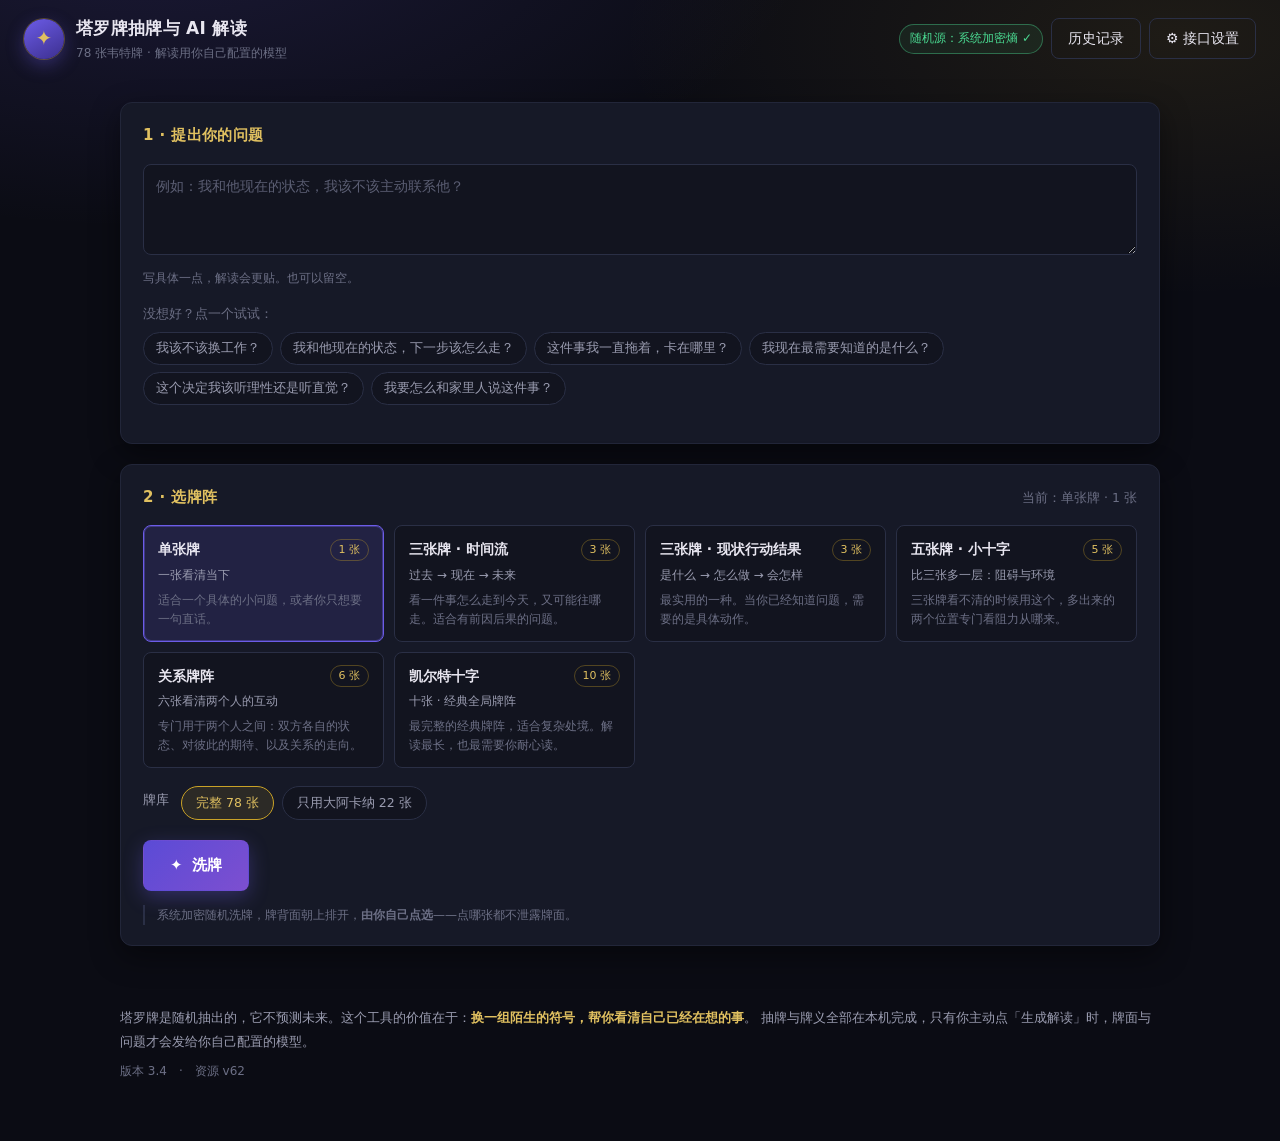
<file: index.html>
<!DOCTYPE html>
<html lang="zh-CN">
<head>
<meta charset="UTF-8">
<meta name="viewport" content="width=device-width, initial-scale=1">
<title>塔罗牌抽牌与 AI 解读</title>
<!--
  资源和脚本都带 ?v= 版本号。

  这是为了 file:// 场景：浏览器对本地文件也会缓存，改了 styles.css 之后
  直接刷新可能拿到的还是旧样式，表现为「明明改了却没生效」，很容易误判成
  代码没写对。改完样式或脚本后，把下面所有版本号 +1 就能确保重新加载。
-->
<link rel="stylesheet" href="styles.css?v=62">
</head>
<body>

<header class="topbar">
  <div class="brand">
    <span class="brand-mark">✦</span>
    <div class="brand-text">
      <h1>塔罗牌抽牌与 AI 解读</h1>
      <p>78 张韦特牌 · 解读用你自己配置的模型</p>
    </div>
  </div>
  <div class="topbar-actions">
    <span class="rng-badge" id="rngBadge" title="随机源状态">检查随机源…</span>
    <button type="button" class="btn btn-ghost" id="btnHistory">历史记录</button>
    <button type="button" class="btn btn-ghost" id="btnSettings">⚙ 接口设置</button>
  </div>
</header>

<main class="layout">

  <!-- ============ 提问与抽牌 ============ -->
  <section class="panel panel-ask" id="panelAsk">
    <div class="panel-head">
      <h2>1 · 提出你的问题</h2>
    </div>

    <label class="field">
      <!--
        这里原来还有一行「你想问什么？」。标题已经写了「提出你的问题」，
        再问一遍只是同一句话出现两次，删掉之后输入框和标题贴得更近。
      -->
      <textarea id="question" rows="3"
        placeholder="例如：我和他现在的状态，我该不该主动联系他？"></textarea>
      <span class="field-hint">写具体一点，解读会更贴。也可以留空。</span>
    </label>

    <p class="question-quality" id="questionQuality" hidden></p>

    <div class="examples">
      <span class="examples-label">没想好？点一个试试：</span>
      <div class="example-list" id="exampleList"></div>
    </div>
  </section>

  <!-- ============ 牌阵选择 ============ -->
  <section class="panel panel-spread">
    <div class="panel-head">
      <h2>2 · 选牌阵</h2>
      <span class="panel-sub" id="spreadCount"></span>
    </div>
    <!--
      这里原来有一行 #spreadNote：「这套牌阵要抽 N 张。先挑的牌落在第 1 个
      位置，所以挑之前先看清每个位置在问什么。」——上面 #spreadCount 已经
      写了「当前：单张牌 · 1 张」，牌阵卡片上也各自标了张数，同一件事说了
      三遍。删掉。
    -->
    <div class="spread-list" id="spreadList"></div>

    <div class="deck-row">
      <span class="field-label">牌库</span>
      <div class="deck-options" id="deckOptions"></div>
    </div>

    <div class="draw-row">
      <button type="button" class="btn btn-primary btn-draw" id="btnDraw">
        <span class="draw-icon">✦</span>
        <span class="draw-label" id="btnDrawText">洗牌</span>
      </button>
    </div>
    <p class="draw-note">
      系统加密随机洗牌，牌背面朝上排开，<strong>由你自己点选</strong>——点哪张都不泄露牌面。
    </p>
  </section>

  <!-- ============ 自己挑牌 ============ -->
  <section class="panel panel-fan" id="panelFan" hidden>
    <div class="panel-head">
      <h2>3 · 自己挑牌</h2>
      <span class="panel-sub" id="fanSub"></span>
    </div>

    <p class="fan-prompt" id="fanPrompt"></p>
    <div class="fan-picked" id="fanPicked"></div>

    <div class="fan-wrap">
      <div class="fan-surface" id="fanSurface"></div>
    </div>

    <div class="fan-actions">
      <button type="button" class="btn btn-primary" id="btnFanDone" hidden>挑够了，收起来</button>
      <span class="field-hint">已经挑走的会从牌区里消失。</span>
    </div>
  </section>

  <!-- ============ 牌桌 ============ -->
  <section class="panel panel-table" id="panelTable" hidden>
    <div class="panel-head">
      <h2>4 · 你抽到的牌</h2>
      <span class="panel-sub" id="tableSub"></span>
    </div>
    <div class="table-wrap">
      <div class="table-surface" id="tableSurface"></div>
    </div>
    <p class="table-foot" id="tableFoot"></p>

    <div class="bonus-row">
      <div class="bonus-controls">
        <span class="field-label">看完之后想再补几张？</span>
        <div class="stepper">
          <button type="button" class="step-btn" id="btnBonusMinus" aria-label="减少">−</button>
          <span class="step-value" id="bonusCount">1</span>
          <button type="button" class="step-btn" id="btnBonusPlus" aria-label="增加">+</button>
          <span class="step-unit">张</span>
        </div>
        <button type="button" class="btn btn-primary" id="btnDrawBonus">系统替我抽</button>
        <button type="button" class="btn btn-ghost" id="btnBonusPick">自己挑</button>
      </div>
      <p class="bonus-note" id="bonusNote">
        从同一副已洗好的牌里继续抽，不放回——不会和桌上已有的牌重复。
      </p>
    </div>
  </section>

  <!-- ============ AI 解读 ============ -->
  <section class="panel panel-reading" id="panelReading" hidden>
    <div class="panel-head">
      <h2>5 · AI 解读</h2>
      <span class="panel-sub" id="readingSub"></span>
    </div>
    <div id="readingBody"></div>
  </section>

</main>

<footer class="foot">
  <p>
    塔罗牌是随机抽出的，它不预测未来。这个工具的价值在于：<strong>换一组陌生的符号，帮你看清自己已经在想的事</strong>。
    抽牌与牌义全部在本机完成，只有你主动点「生成解读」时，牌面与问题才会发给你自己配置的模型。
  </p>
  <!--
    版本号放在这里，是为了能一眼确认「浏览器加载的到底是哪一版」。
    加它的原因很实际：改完代码后手机/浏览器常常还在跑缓存里的旧 JS，
    于是一个早就修好的 bug 看起来还在，白查半天。
    报问题时把这一行一起截上，就能立刻排除「没更新」这个可能。
  -->
  <p class="foot-dim foot-build">
    <span id="buildStamp">版本读取中…</span>
  </p>
</footer>

<!-- ============ 接口设置弹窗 ============ -->
<div class="modal" id="settingsModal" hidden>
  <div class="modal-backdrop" data-close="settings"></div>
  <div class="modal-box">
    <div class="modal-head">
      <h3>接口设置</h3>
      <button type="button" class="btn-close" data-close="settings" aria-label="关闭">×</button>
    </div>
    <div class="modal-body">
      <label class="field">
        <span class="field-label">服务预设</span>
        <select id="providerSelect"></select>
        <span class="field-hint" id="providerNote"></span>
      </label>

      <label class="field">
        <span class="field-label">接口地址（Base URL）</span>
        <input type="text" id="baseUrl" placeholder="https://api.deepseek.com/v1" spellcheck="false">
      </label>

      <label class="field">
        <span class="field-label">模型名</span>
        <input type="text" id="model" placeholder="deepseek-chat" spellcheck="false">
      </label>

      <label class="field">
        <span class="field-label">API Key</span>
        <input type="password" id="apiKey" placeholder="sk-..." spellcheck="false" autocomplete="off">
        <span class="field-hint">只存在你浏览器的 localStorage 里，不会上传到任何地方。本机 Ollama 可以留空。</span>
      </label>

      <label class="field">
        <span class="field-label">温度（0 - 1.5）</span>
        <input type="number" id="temperature" min="0" max="1.5" step="0.1" value="0.8">
        <span class="field-hint">越高解读越有联想力，越低越稳定。默认 0.8。</span>
      </label>

      <div class="field">
        <span class="field-label">按钮震动</span>
        <label class="check-row" for="hapticToggle">
          <input type="checkbox" id="hapticToggle" checked>
          <span>抽牌、挑牌时震一下</span>
        </label>
        <span class="field-hint">只在手机上生效。桌面浏览器没有震动马达，勾了也不会响。</span>
      </div>

      <div class="test-row">
        <button type="button" class="btn btn-ghost" id="btnTest">测试连通性</button>
        <span class="test-result" id="testResult"></span>
      </div>
    </div>
    <div class="modal-foot">
      <button type="button" class="btn btn-ghost" data-close="settings">取消</button>
      <button type="button" class="btn btn-primary" id="btnSaveSettings">保存</button>
    </div>
  </div>
</div>

<!-- ============ 历史记录弹窗 ============ -->
<div class="modal" id="historyModal" hidden>
  <div class="modal-backdrop" data-close="history"></div>
  <div class="modal-box modal-wide">
    <div class="modal-head">
      <h3>历史记录</h3>
      <button type="button" class="btn-close" data-close="history" aria-label="关闭">×</button>
    </div>
    <div class="modal-body">
      <p class="field-hint">
        只存在这台设备的浏览器里，不会上传。生成过解读的记录会连解读一起存下来，
        标着「含解读」，点「重新载入」就能翻回去。
      </p>
      <div id="historyList"></div>
    </div>
    <div class="modal-foot">
      <button type="button" class="btn btn-danger-ghost" id="btnClearHistory">清空全部</button>
      <button type="button" class="btn btn-ghost" data-close="history">关闭</button>
    </div>
  </div>
</div>

<!-- ============ 单张牌详情弹窗 ============ -->
<div class="modal" id="cardModal" hidden>
  <div class="modal-backdrop" data-close="card"></div>
  <div class="modal-box modal-narrow">
    <div class="modal-head">
      <h3 id="cardModalTitle">牌义</h3>
      <button type="button" class="btn-close" data-close="card" aria-label="关闭">×</button>
    </div>
    <div class="modal-body" id="cardModalBody"></div>
    <div class="modal-foot">
      <button type="button" class="btn btn-ghost" id="btnFlipCard">翻转正逆位</button>
      <button type="button" class="btn btn-primary" data-close="card">知道了</button>
    </div>
  </div>
</div>

<div class="toast" id="toast" hidden></div>

<script src="js/random.js?v=62"></script>
<script src="js/cards-major.js?v=62"></script>
<script src="js/cards-minor.js?v=62"></script>
<script src="js/cards.js?v=62"></script>
<script src="js/spreads.js?v=62"></script>
<script src="js/engine.js?v=62"></script>
<script src="js/llm.js?v=62"></script>
<script src="js/render.js?v=62"></script>
<script src="js/app.js?v=62"></script>
</body>
</html>
</file>
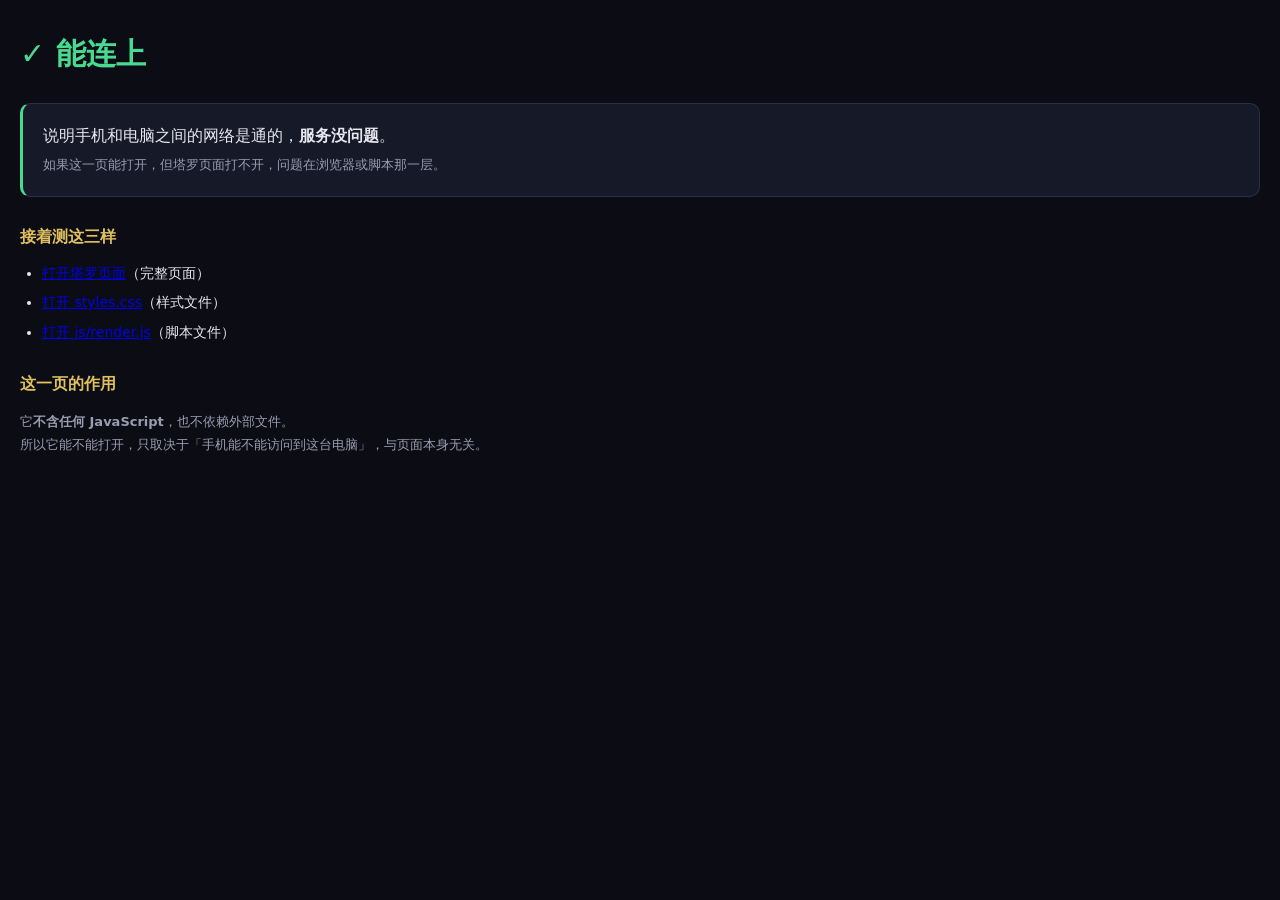
<file: test-connection.html>
<!DOCTYPE html>
<html lang="zh-CN">
<head>
<meta charset="UTF-8">
<meta name="viewport" content="width=device-width, initial-scale=1">
<title>连通性测试</title>
<style>
  body {
    margin: 0; padding: 28px 20px;
    background: #0b0c14; color: #e8e6f0;
    font-family: "PingFang SC", "Microsoft YaHei", system-ui, sans-serif;
    line-height: 1.75;
  }
  .ok { color: #4ad991; font-size: 30px; font-weight: 700; }
  .box {
    background: #161927; border: 1px solid #2a2f45; border-left: 3px solid #4ad991;
    border-radius: 10px; padding: 18px 20px; margin: 22px 0;
  }
  h2 { font-size: 16px; margin: 26px 0 10px; color: #e0c060; }
  code { background: #12141f; padding: 2px 7px; border-radius: 5px; font-size: 13px; }
  ul { padding-left: 22px; margin: 8px 0; font-size: 14px; }
  li { margin: 5px 0; }
  .dim { color: #9a9cb0; font-size: 13px; }
</style>
</head>
<body>

<div class="ok">✓ 能连上</div>

<div class="box">
  说明手机和电脑之间的网络是通的，<strong>服务没问题</strong>。<br>
  <span class="dim">如果这一页能打开，但塔罗页面打不开，问题在浏览器或脚本那一层。</span>
</div>

<h2>接着测这三样</h2>
<ul>
  <li><a href="index.html">打开塔罗页面</a>（完整页面）</li>
  <li><a href="styles.css">打开 styles.css</a>（样式文件）</li>
  <li><a href="js/render.js">打开 js/render.js</a>（脚本文件）</li>
</ul>

<h2>这一页的作用</h2>
<p class="dim">
  它<strong>不含任何 JavaScript</strong>，也不依赖外部文件。<br>
  所以它能不能打开，只取决于「手机能不能访问到这台电脑」，与页面本身无关。
</p>

</body>
</html>
</file>
<file: styles.css>
/* ============================================================
   塔罗牌抽牌与 AI 解读 —— 样式
   深色主题，零外部依赖（不引字体、不引图标库），file:// 直接可用。
   ============================================================ */

:root {
  --bg: #0b0c14;
  --bg-soft: #12141f;
  --bg-panel: #161927;
  --bg-raise: #1e2233;
  --line: #2a2f45;
  --line-soft: #222639;
  --text: #e8e6f0;
  --text-dim: #9a9cb0;
  --text-faint: #6c6f85;
  --gold: #c9a227;
  --gold-soft: #e0c060;
  --violet: #6c5ce7;
  --violet-soft: #8b7cf0;
  --ok: #4ad991;
  --warn: #f0b429;
  --bad: #f05252;
  --radius: 12px;
  --radius-sm: 8px;
  --shadow: 0 10px 30px rgba(0, 0, 0, .45);
  --card-w: 104px;
  --card-h: 166px;
  /*
   * 牌位名的宽度与字号。
   *
   * 这几个变量由 render.js 的 applyMetrics 写入（那里是尺寸的唯一来源），
   * 这里给的值是桌面默认值，同时也是「JS 没跑起来时」的兜底。
   *
   * 为什么牌位名宽度也要跟着缩：它比牌面宽（120 vs 104），手机上一张牌
   * 只有 56px 宽，如果牌位名还是 120px，相邻两张的牌位名就会互相压住——
   * 补 15 张的排版测试就是这么抓到这个问题的。
   */
  --caption-w: 120px;
  --card-title: 13px;
  --card-glyph: 26px;
  --card-num: 10px;
}

* { box-sizing: border-box; }

html, body {
  margin: 0;
  padding: 0;
  background: var(--bg);
  color: var(--text);
  font-family: "PingFang SC", "Microsoft YaHei", "Hiragino Sans GB", "Source Han Sans SC",
               system-ui, -apple-system, "Segoe UI", sans-serif;
  font-size: 15px;
  line-height: 1.65;
}

body {
  /*
   * 系统栏安全区。
   *
   * Android 壳把系统栏做成透明、让背景铺满整屏（见 MainActivity.onCreate 的
   * 注释），代价是内容会钻到状态栏和底部手势条下面，所以两边要留出等高的
   * 空白。那个高度由壳在页面加载完成后量出来注入（injectSafeArea）。
   *
   * 两个变量没定义时回落到 env()，再回落到 0——桌面浏览器两条都不生效，
   * padding 就是 0，跟改动之前完全一样。
   *
   * 写在这层而不是给每个面板加 margin：背景色和背景图本来就在 body 上，
   * padding 区域会被背景覆盖，视觉上还是连成一片；换成 margin 的话四周
   * 会露出 html 的底色。
   */
  padding-top: var(--inset-top, env(safe-area-inset-top, 0px));
  padding-bottom: var(--inset-bottom, env(safe-area-inset-bottom, 0px));

  background-image:
    radial-gradient(1100px 500px at 12% -8%, rgba(108, 92, 231, .16), transparent 60%),
    radial-gradient(900px 420px at 92% 4%, rgba(201, 162, 39, .10), transparent 62%);
  background-attachment: fixed;
}

/*
 * [hidden] 必须真的隐藏。
 *
 * 这不是多余的保险，而是修一个曾经让整个页面不可用的 bug：
 * 浏览器自带的 [hidden] { display: none } 是**属性选择器**，特异性 (0,1,0)；
 * 而下面 .modal 里的 display: grid 是**类选择器**，特异性同为 (0,1,0) 但
 * 出现在作者样式表里，直接把它覆盖掉了。
 *
 * 后果是三个弹窗在页面打开时就全部可见，position: fixed; inset: 0 铺满视口
 * 叠在一起，把所有按钮都挡在下面——表现就是「点什么都没反应」。
 *
 * 加了 !important 之后，任何给元素设 display 的规则都不会再让 [hidden] 失效。
 */
[hidden] { display: none !important; }

code {
  font-family: "Cascadia Mono", Consolas, "SF Mono", Menlo, monospace;
  font-size: .88em;
  background: rgba(108, 92, 231, .16);
  border: 1px solid rgba(108, 92, 231, .28);
  border-radius: 4px;
  padding: 1px 5px;
  color: #cfc6ff;
}

/* ---------------- 问题质量提示 ---------------- */

.question-quality {
  margin: -6px 0 16px;
  padding: 9px 13px;
  border-radius: var(--radius-sm);
  font-size: 12.5px;
  line-height: 1.7;
  border: 1px solid var(--line);
  background: var(--bg-soft);
  color: var(--text-dim);
}
.question-quality.is-thin {
  border-color: rgba(240, 180, 41, .35);
  background: rgba(240, 180, 41, .07);
  color: #f5d491;
}
.question-quality.is-rich {
  border-color: rgba(74, 217, 145, .3);
  background: rgba(74, 217, 145, .06);
  color: #b8e8cf;
}
/* 开放问题：用中性的紫色，不黄不绿——它既不是「有问题」也不是「很好」，
   只是一种正当的问法，说明一下会怎么读就行。 */
.question-quality.is-open {
  border-color: rgba(108, 92, 231, .35);
  background: rgba(108, 92, 231, .07);
  color: #cfc6ff;
}
.question-quality strong { color: inherit; font-weight: 600; }
.question-quality .qq-terms {
  display: inline-flex;
  flex-wrap: wrap;
  gap: 5px;
  /* inline-flex 紧跟在前文后面，不留间距就会和「解读会围绕这些点展开：」粘在一起 */
  margin: 5px 0 0 4px;
  vertical-align: middle;
}
.question-quality .qq-terms span {
  font-size: 11.5px;
  padding: 1px 8px;
  border-radius: 999px;
  background: rgba(108, 92, 231, .16);
  border: 1px solid rgba(108, 92, 231, .3);
  color: #cfc6ff;
}

/* ---------------- 贴合度 ---------------- */

.fit-banner {
  border-radius: var(--radius-sm);
  padding: 12px 16px;
  margin-bottom: 16px;
  font-size: 13px;
  line-height: 1.75;
  border: 1px solid var(--line-soft);
}
.fit-banner.is-good {
  border-color: rgba(74, 217, 145, .3);
  background: rgba(74, 217, 145, .07);
}
.fit-banner.is-fair {
  border-color: rgba(240, 180, 41, .32);
  background: rgba(240, 180, 41, .07);
}
.fit-banner.is-poor {
  border-color: rgba(240, 82, 82, .4);
  background: rgba(240, 82, 82, .09);
}

/* 开放问题：没有分数可显示，用中性紫。
   后面还会跟一个 is-good / is-fair / is-poor 说明「有没有写成事件预告」，
   所以这一条只负责底色，颜色深浅交给后两条。 */
.fit-banner.is-open {
  border-color: rgba(108, 92, 231, .35);
  background: rgba(108, 92, 231, .07);
}
.fit-banner.is-open.is-fair {
  border-color: rgba(240, 180, 41, .32);
  background: rgba(240, 180, 41, .06);
}
.fit-banner.is-open.is-poor {
  border-color: rgba(240, 82, 82, .38);
  background: rgba(240, 82, 82, .07);
}
.fit-banner.is-open .fit-label { color: #cfc6ff; }
.fit-banner .fit-head {
  display: flex;
  align-items: center;
  gap: 10px;
  flex-wrap: wrap;
  margin-bottom: 6px;
}
.fit-banner .fit-score {
  font-size: 15px;
  font-weight: 700;
  font-variant-numeric: tabular-nums;
}
.fit-banner.is-good .fit-score { color: var(--ok); }
.fit-banner.is-fair .fit-score { color: var(--warn); }
.fit-banner.is-poor .fit-score { color: var(--bad); }
.fit-banner .fit-label { color: var(--text); font-weight: 600; }
.fit-banner .fit-detail { color: var(--text-dim); }
.fit-banner .fit-actions { margin-top: 10px; display: flex; gap: 10px; flex-wrap: wrap; }

/* 问题贴合度不足的牌位 */
.card-reading.is-loose {
  border-color: rgba(240, 180, 41, .4);
  background: rgba(240, 180, 41, .05);
}
.loose-tag {
  font-size: 10.5px;
  padding: 1px 8px;
  border-radius: 999px;
  background: rgba(240, 180, 41, .16);
  border: 1px solid rgba(240, 180, 41, .42);
  color: var(--warn);
  white-space: nowrap;
}

/* ---------------- 扇形选牌 ---------------- */

.panel-fan { border-color: rgba(201, 162, 39, .28); }

.fan-prompt {
  margin: 0 0 12px;
  font-size: 14px;
  color: var(--gold-soft);
  line-height: 1.7;
}

.fan-picked {
  display: flex;
  flex-wrap: wrap;
  gap: 6px;
  margin-bottom: 14px;
}
.fan-picked:empty { display: none; }

.picked-chip {
  display: inline-flex;
  align-items: center;
  gap: 6px;
  font-size: 12.5px;
  padding: 3px 11px 3px 5px;
  border-radius: 999px;
  background: rgba(201, 162, 39, .1);
  border: 1px solid rgba(201, 162, 39, .32);
  color: var(--text);
}
.pc-index {
  display: grid;
  place-items: center;
  width: 18px; height: 18px;
  border-radius: 50%;
  background: rgba(201, 162, 39, .28);
  font-size: 11px;
  font-weight: 700;
  color: #fff3cf;
}

.fan-wrap {
  position: relative;
  border-radius: var(--radius);
  background:
    radial-gradient(700px 320px at 50% 115%, rgba(108, 92, 231, .2), transparent 70%),
    repeating-linear-gradient(45deg, rgba(255, 255, 255, .012) 0 12px, transparent 12px 24px),
    #0e1019;
  border: 1px solid var(--line-soft);
  /*
   * 不横向滚动。
   *
   * 这里原本是 overflow-x: auto，因为待挑的牌一度排成一条超出屏宽的扇形。
   * 现在改成网格、宽度由 render.js 按容器算好，横向滚动已经没必要——
   * 留着反而让牌区能被左右拖动，看着像没对齐（用户反馈「不要让牌可以左右移动」）。
   */
  overflow: hidden;
  padding: 10px 0 4px;
}

.fan-surface { position: relative; width: 100%; margin: 0 auto; }

/*
 * 待挑的牌。
 *
 * 用 left/top 绝对定位，但**不重叠**——每张完整可见，按网格排开。
 *
 * 早先这里是弧形+重叠的扇形，靠「每张露出 22px」营造抹开的牌堆感。
 * 那个设计在手机上不成立：牌面只有几十像素宽，重叠后根本分不清哪张是哪张，
 * 点起来也全靠猜。改成网格之后，每张牌边界清楚，点哪张就是哪张。
 *
 * 尺寸由 --fan-card-w / --fan-card-h 给（render.js 的 applyMetrics 写入），
 * 不再是写死的 84×134——写死会让「JS 按小尺寸算位置、CSS 按大尺寸画牌」，
 * 于是所有牌叠在一起，这正是之前的 bug。
 */
.fan-card {
  position: absolute;
  width: var(--fan-card-w, 84px);
  height: var(--fan-card-h, 134px);
  padding: 0;
  border: none;
  background: none;
  cursor: pointer;
  transition: transform .16s ease, filter .16s ease;
}

.fan-back {
  width: 100%;
  height: 100%;
  border-radius: 8px;
  border: 1px solid rgba(201, 162, 39, .42);
  background:
    repeating-linear-gradient(45deg, rgba(201, 162, 39, .18) 0 2px, transparent 2px 7px),
    repeating-linear-gradient(-45deg, rgba(108, 92, 231, .26) 0 2px, transparent 2px 7px),
    linear-gradient(150deg, #262056, #131427);
  display: grid;
  place-items: center;
  box-shadow: 0 2px 8px rgba(0, 0, 0, .5);
  transition: box-shadow .16s ease, border-color .16s ease;
}

.fan-glyph {
  font-size: 17px;
  color: rgba(224, 192, 96, .5);
  pointer-events: none;
}

/* 悬停/聚焦：抬起 + 描边，明确「这张可以点」。不再放大——网格里放大容易碰到邻牌 */
.fan-card:hover,
.fan-card:focus-visible {
  transform: translateY(-4px);
  z-index: 900 !important;
  outline: none;
}
.fan-card:hover .fan-back,
.fan-card:focus-visible .fan-back {
  border-color: var(--gold);
  box-shadow: 0 10px 24px rgba(0, 0, 0, .6), 0 0 0 2px rgba(201, 162, 39, .5);
}
.fan-card:active { transform: translateY(-1px); }

.fan-actions {
  display: flex;
  align-items: center;
  gap: 14px;
  flex-wrap: wrap;
  margin-top: 14px;
}
.fan-actions .field-hint { flex: 1; min-width: 180px; margin: 0; }

/* ---------------- 顶栏 ---------------- */

/*
 * 顶栏**不悬浮**。
 *
 * 这里试过两版，都不行：
 *   1. position: sticky —— 它一直浮在内容上方，手机上占 70 多像素，
 *      待挑牌区一滚就从它下面过去，被盖住一大截。
 *   2. sticky + 随滚动方向收起 —— 解决了静止时的遮挡，但快速滑动时
 *      折叠动画追不上滚动位置，牌还是会露到顶栏上面去。
 *
 * 所以回到最朴素的：它就是一屏普通内容，往下滚就跟着滚走。
 * 一旦滚走就绝不会盖住任何东西，也不存在「动画跟不跟得上」的问题。
 *
 * 代价：想点「历史记录 / 接口设置」要先滚回页面顶部。对一屏就到底的
 * 内容来说这是可以接受的——而且比「内容被永久盖住一条」划算得多。
 */
.topbar {
  position: relative;
  z-index: 20;
  display: flex;
  align-items: center;
  justify-content: space-between;
  gap: 16px;
  flex-wrap: wrap;
  padding: 14px 24px;
  /*
   * 这里刻意没有背景色、没有 border-bottom、没有 backdrop-filter。
   *
   * 这三样是顶栏还悬浮着的时候留下的：那时候它固定压在内容上方，必须用
   * 半透明底 + 模糊把滚过去的内容糊掉，再用一条底线跟正文分开。
   *
   * 现在顶栏回到文档流里（见上面 position: relative 的说明），已经不压在
   * 任何东西上面了——半透明底只会让顶栏和页面背景之间出现一条能看出来的
   * 色块，模糊没有东西可糊，底线则把本来连续的一张背景切成两段。
   * 尤其是全屏沉浸之后，状态栏那块露出的正是 body 背景，顶栏一旦自带
   * 底色，两者拼接处就是一道横向的分辨色块。
   */
}

.brand { display: flex; align-items: center; gap: 12px; }

.brand-mark {
  display: grid;
  place-items: center;
  width: 40px;
  height: 40px;
  border-radius: 50%;
  background: linear-gradient(150deg, var(--violet), #3c2f8f);
  color: var(--gold-soft);
  font-size: 20px;
  box-shadow: 0 0 0 1px rgba(201, 162, 39, .35), 0 6px 18px rgba(108, 92, 231, .35);
}

.brand-text h1 { margin: 0; font-size: 17px; font-weight: 600; letter-spacing: .3px; }
.brand-text p { margin: 2px 0 0; font-size: 12px; color: var(--text-faint); }

.topbar-actions { display: flex; align-items: center; gap: 8px; flex-wrap: wrap; }

.rng-badge {
  font-size: 12px;
  padding: 4px 10px;
  border-radius: 999px;
  border: 1px solid var(--line);
  color: var(--text-dim);
  background: var(--bg-soft);
  white-space: nowrap;
}
.rng-badge.is-ok { color: var(--ok); border-color: rgba(74, 217, 145, .4); background: rgba(74, 217, 145, .08); }
.rng-badge.is-bad { color: var(--bad); border-color: rgba(240, 82, 82, .45); background: rgba(240, 82, 82, .1); }

/* ---------------- 按钮 ---------------- */

.btn {
  font: inherit;
  font-size: 14px;
  padding: 8px 16px;
  border-radius: var(--radius-sm);
  border: 1px solid var(--line);
  background: var(--bg-raise);
  color: var(--text);
  cursor: pointer;
  transition: background .15s, border-color .15s, transform .08s, opacity .15s;
}
.btn:hover:not(:disabled) { background: #262b40; border-color: #3a4160; }
.btn:active:not(:disabled) { transform: translateY(1px); }
.btn:disabled { opacity: .42; cursor: not-allowed; }

.btn-primary {
  background: linear-gradient(135deg, #5b4bd6, #7d4fd0);
  border-color: transparent;
  color: #fff;
  font-weight: 600;
  box-shadow: 0 6px 20px rgba(108, 92, 231, .32);
}
.btn-primary:hover:not(:disabled) { background: linear-gradient(135deg, #6857e8, #8c5ce0); }

.btn-ghost { background: transparent; }
.btn-ghost:hover:not(:disabled) { background: var(--bg-raise); }

.btn-danger-ghost { background: transparent; border-color: rgba(240, 82, 82, .4); color: #ff8b8b; }
.btn-danger-ghost:hover:not(:disabled) { background: rgba(240, 82, 82, .12); }

.btn-draw { display: inline-flex; align-items: center; gap: 9px; padding: 12px 26px; font-size: 15px; }
.draw-icon { font-size: 15px; transition: transform .6s ease; }
.btn-draw.is-shuffling .draw-icon { animation: spin 1s linear infinite; }

@keyframes spin { to { transform: rotate(360deg); } }

/* ---------------- 布局 ---------------- */

.layout {
  max-width: 1080px;
  margin: 0 auto;
  padding: 24px 20px 60px;
  display: flex;
  flex-direction: column;
  gap: 20px;
}

.panel {
  background: var(--bg-panel);
  border: 1px solid var(--line-soft);
  border-radius: var(--radius);
  padding: 20px 22px;
  box-shadow: var(--shadow);
  /*
   * 跳转到某个面板时留一点上边距。
   *
   * 顶栏不悬浮了（见 .topbar 的说明），所以不需要留出它的整条高度；
   * 留一点点只是为了让面板标题不至于紧贴视口上沿。
   */
  scroll-margin-top: 12px;
}

.panel-head {
  display: flex;
  align-items: baseline;
  justify-content: space-between;
  gap: 12px;
  margin-bottom: 16px;
  flex-wrap: wrap;
}
.panel-head h2 {
  margin: 0;
  font-size: 15px;
  font-weight: 600;
  color: var(--gold-soft);
  letter-spacing: .4px;
}
.panel-sub { font-size: 12.5px; color: var(--text-faint); }

/* ---------------- 表单 ---------------- */

.field { display: block; margin-bottom: 16px; }
.field-label { display: block; font-size: 13px; color: var(--text-dim); margin-bottom: 6px; }
.field-hint { display: block; font-size: 12px; color: var(--text-faint); margin-top: 6px; line-height: 1.6; }

/* 勾选行：勾选框和说明文字排在同一行，跟上面那些整行输入框是不同的排法 */
.check-row {
  display: flex;
  align-items: center;
  gap: 9px;
  font-size: 14px;
  color: var(--text);
  cursor: pointer;
  user-select: none;
}
.check-row input[type="checkbox"] {
  width: 18px;
  height: 18px;
  margin: 0;
  flex: none;
  cursor: pointer;
  accent-color: var(--violet);
}

textarea, input[type="text"], input[type="password"], input[type="number"], select {
  width: 100%;
  font: inherit;
  font-size: 14px;
  color: var(--text);
  background: var(--bg-soft);
  border: 1px solid var(--line);
  border-radius: var(--radius-sm);
  padding: 10px 12px;
  resize: vertical;
  transition: border-color .15s, box-shadow .15s;
}

/*
 * 触摸设备上表单控件必须 ≥16px。
 *
 * iOS Safari 有一条规则：聚焦到 font-size 小于 16px 的输入框时，它会自动把
 * **整个页面**放大（约 1.14 倍）并且保持放大状态。这个页面在手机上输入问题
 * 是主流程，也就是说每个 iPhone 用户都会踩到。
 *
 * 放大之后还有连锁反应：弹窗的 width: calc(100vw - 20px) 是按布局视口算的，
 * 于是弹窗右侧（含「保存」按钮）被推到屏幕外，要横向拖动才够得到。
 *
 * 用 (pointer: coarse) 而不是宽度断点——iPad 横屏宽度超过 640px，
 * 按宽度判断会漏掉它，而它同样是触摸设备、同样会触发自动放大。
 */
@media (pointer: coarse) {
  textarea, input[type="text"], input[type="password"], input[type="number"], select {
    font-size: 16px;
  }
}
textarea:focus, input:focus, select:focus {
  outline: none;
  border-color: var(--violet);
  box-shadow: 0 0 0 3px rgba(108, 92, 231, .18);
}
textarea::placeholder, input::placeholder { color: #5b5e73; }

/* ---------------- 示例问题 ---------------- */

.examples { margin: 0 0 18px; }
.examples-label { font-size: 12.5px; color: var(--text-faint); display: block; margin-bottom: 8px; }
.example-list { display: flex; flex-wrap: wrap; gap: 7px; }

.example-chip {
  font: inherit;
  font-size: 12.5px;
  padding: 5px 12px;
  border-radius: 999px;
  border: 1px solid var(--line);
  background: var(--bg-soft);
  color: var(--text-dim);
  cursor: pointer;
  transition: all .15s;
}
.example-chip:hover { border-color: var(--violet); color: #cfc6ff; background: rgba(108, 92, 231, .12); }

/* ---------------- 抽牌按钮区 ---------------- */

/*
 * 与上面的牌库选择之间要留出间距。
 *
 * 踩过一次：.deck-row 没有下边距、.draw-row 也没有上边距，两者直接贴在一起——
 * 「牌库」那排小按钮和「洗牌」主按钮之间连一条缝都没有，看起来像同一组控件。
 */
.draw-row {
  display: flex;
  align-items: center;
  gap: 12px;
  flex-wrap: wrap;
  margin-top: 20px;
}

.draw-note {
  margin: 14px 0 0;
  font-size: 12px;
  color: var(--text-faint);
  line-height: 1.7;
  border-left: 2px solid var(--line);
  padding-left: 12px;
}

/* ---------------- 牌阵选择 ---------------- */

.spread-list {
  display: grid;
  grid-template-columns: repeat(auto-fill, minmax(232px, 1fr));
  gap: 10px;
  /* 牌阵列表上方紧挨着「当前：…」那行副标题，它只有 margin-top，
     这里补下边距，否则副标题和卡片会贴在一起——实测间距是 0。 */
  margin-bottom: 18px;
}

.spread-card {
  text-align: left;
  font: inherit;
  padding: 12px 14px;
  border-radius: var(--radius-sm);
  border: 1px solid var(--line);
  background: var(--bg-soft);
  cursor: pointer;
  transition: all .15s;
  position: relative;
}
.spread-card:hover { border-color: #3d4463; background: var(--bg-raise); }
.spread-card.is-active {
  border-color: var(--violet);
  background: rgba(108, 92, 231, .14);
  box-shadow: inset 0 0 0 1px rgba(108, 92, 231, .4);
}
.spread-card .sc-top { display: flex; align-items: center; justify-content: space-between; gap: 8px; }
.spread-card .sc-name { font-size: 14px; font-weight: 600; color: var(--text); }
.spread-card .sc-count {
  font-size: 11px;
  color: var(--gold-soft);
  border: 1px solid rgba(201, 162, 39, .35);
  border-radius: 999px;
  padding: 1px 8px;
  white-space: nowrap;
}
.spread-card .sc-sub { display: block; font-size: 12px; color: var(--text-dim); margin-top: 4px; }
.spread-card .sc-blurb { display: block; font-size: 12px; color: var(--text-faint); margin-top: 6px; line-height: 1.55; }

.deck-row { display: flex; align-items: center; gap: 12px; flex-wrap: wrap; }
.deck-options { display: flex; gap: 8px; flex-wrap: wrap; }

.deck-chip {
  font: inherit;
  font-size: 12.5px;
  padding: 6px 14px;
  border-radius: 999px;
  border: 1px solid var(--line);
  background: var(--bg-soft);
  color: var(--text-dim);
  cursor: pointer;
  transition: all .15s;
}
.deck-chip:hover { border-color: #3d4463; }
.deck-chip.is-active { border-color: var(--gold); color: var(--gold-soft); background: rgba(201, 162, 39, .12); }

/* ---------------- 牌桌 ---------------- */

.table-wrap {
  position: relative;
  border-radius: var(--radius);
  background:
    radial-gradient(620px 340px at 50% 40%, rgba(108, 92, 231, .13), transparent 72%),
    repeating-linear-gradient(45deg, rgba(255, 255, 255, .012) 0 12px, transparent 12px 24px),
    #0e1019;
  border: 1px solid var(--line-soft);
  /*
   * 不横向滚动。牌桌宽度由 render.js 按容器算好（见 measureAvailableWidth），
   * 内容保证放得下，所以不需要滚动容器——留着只会让牌桌能被左右拖动。
   */
  overflow: hidden;
}

/*
 * 牌桌画布。宽度和高度都由 render.js 的 tableSize 现算并写到行内样式上，
 * 这里**不能**再写 min-width。
 *
 * 这里曾经写死 min-width: 880px，手机上就出事了：牌桌被强制拉到 880px 宽，
 * 而牌位是按实际桌宽（约 366px）定位的，于是牌全挤在左半边，右半边是空的。
 * 用户看到的是「一片空白 + 要横向滚」，结论自然是「抽完不显示牌面」。
 */
.table-surface { position: relative; }

/* 牌位容器：以牌的中心点定位 */
.slot {
  position: absolute;
  width: var(--card-w);
  height: var(--card-h);
  transform: translate(-50%, -50%);
  cursor: pointer;
}

/*
 * 抽牌时的入场动画：轻微上浮 + 淡入。
 *
 * 原来是一个 3D 翻转（rotateY 90° → 0°，配 perspective 和 preserve-3d），
 * 手机上看着别扭——透视依赖容器尺寸和视口，牌又小，翻起来的形变很怪。
 * 换成纯 2D 的上浮淡入，简单、稳定，任何尺寸下都不走样。
 *
 * 动画挂在 .card-front 上而不是 .card-flip 上，因为 .card-front 的 animation
 * 会覆盖它的静态 transform——逆位要用的 rotate(180deg) 在 .cf-inner 上，
 * 两者不冲突。挂到 .card-flip 上的话就会和逆位那条打架（那是踩过的坑）。
 */
.slot-inner { width: 100%; height: 100%; }

.card-flip {
  position: relative;
  width: 100%;
  height: 100%;
}

.card-face {
  position: absolute;
  inset: 0;
  border-radius: 10px;
  overflow: hidden;
}

/* 牌背。入场时直接淡出，把位置让给牌面 */
.card-back {
  background:
    repeating-linear-gradient(45deg, rgba(201, 162, 39, .22) 0 2px, transparent 2px 7px),
    repeating-linear-gradient(-45deg, rgba(108, 92, 231, .28) 0 2px, transparent 2px 7px),
    linear-gradient(150deg, #241f4a, #131427);
  border: 1px solid rgba(201, 162, 39, .4);
  display: grid;
  place-items: center;
  animation: back-gone .32s ease-out forwards;
  animation-delay: var(--delay, 0ms);
}
.card-back::after {
  content: "✦";
  font-size: 22px;
  color: rgba(224, 192, 96, .55);
}
@keyframes back-gone {
  from { opacity: 1; }
  to { opacity: 0; visibility: hidden; }
}

/* 牌面 */
.card-front {
  background: linear-gradient(168deg, #fdfbf4 0%, #f3efe2 55%, #e8e2d0 100%);
  border: 1px solid #cfc7ad;
  color: #1d1b26;
  padding: 0;
  box-shadow: 0 4px 14px rgba(0, 0, 0, .4);
  animation: card-in .34s ease-out backwards;
  animation-delay: var(--delay, 0ms);
}
@keyframes card-in {
  from { opacity: 0; transform: translateY(8px) scale(.96); }
  to { opacity: 1; transform: none; }
}

/*
 * 牌面的内容区。
 *
 * 单独套一层是为了让逆位能「整块转过去」——见下面 .is-reversed 的说明。
 * 内边距放在这里而不是 .card-front 上，旋转时留白跟着一起转。
 *
 * 内边距由 --card-pad-y 给（render.js 按牌宽算并写入）。写死像素在手机上
 * 会显得太薄——牌只有 89px 高时，7px 的边距让文字几乎贴着边框。
 */
.cf-inner {
  width: 100%;
  height: 100%;
  display: flex;
  flex-direction: column;
  align-items: center;
  padding: var(--card-pad-y, 8px) var(--card-pad-x, 6px);
  text-align: center;
}

/*
 * 牌面上的五段文字。
 *
 * 字号全部走 CSS 变量（由 render.js 按牌宽算并写入）。写死像素在手机上会失控：
 * 牌宽只有 56px、内容可用宽 44px，而 8.5px 的英文名 "Knight of Pentacles"
 * 放不下一行就折成三行，把内容撑到 85px——比整张牌（89px，去掉内边距
 * 只剩 73px）还高。78 张牌里有 67 张会溢出，表现就是文字叠在一起。
 *
 * 每一段都要写明确的 line-height。不写会继承 body 的 1.65——那是给正文段落
 * 定的，套在牌面小字上会让文字框比实际高度大出一倍多，同样把内容往两头挤。
 */
.cf-num {
  font-size: var(--card-num);
  line-height: 1.2;
  letter-spacing: 1px;
  color: #8a7f5f;
  font-weight: 600;
  text-transform: uppercase;
}
.cf-glyph { font-size: var(--card-glyph); line-height: 1.1; margin: 2px 0 1px; }
.cf-name { font-size: var(--card-title); font-weight: 700; line-height: 1.25; letter-spacing: .2px; }
/*
 * 英文名最多占两行。
 *
 * 它是唯一长度不可控的一段（"Knight of Pentacles" 这类），留个上限兜底：
 * 万一某个字号下还是放不下，就裁掉而不是把整张牌的内容顶出去。
 */
.cf-en {
  font-size: var(--card-en);
  color: #7d7565;
  margin-top: 2px;
  line-height: 1.2;
  max-height: calc(var(--card-en) * 1.2 * 2 + 1px);
  overflow: hidden;
}
.cf-suit {
  margin-top: auto;
  font-size: var(--card-suit);
  line-height: 1.2;
  color: #8a7f5f;
  letter-spacing: 1px;
}

/*
 * 逆位：转牌面内容那一层。
 *
 * 只转**一层**就够了，这一点很要紧。早先这里有两条 rotate(180deg)：
 *   .is-reversed .card-flip   { transform: rotate(180deg); }
 *   .slot.is-reversed .cf-inner { transform: rotate(180deg); }
 * 它们叠在同一张牌上，180 + 180 = 360——等于没转。表现是标着「逆位」的牌
 * 显示成正常的样子（用户截图里位置 3、6、9 就是这样）。
 *
 * 现在统一走这一条。转整块而不是逐个文字元素：逐个转会让每个字自己头朝下，
 * 而 flex 里的排列顺序不变，那是个四不像。
 */
.slot.is-reversed .cf-inner { transform: rotate(180deg); }

/* 牌下方的牌位名与朝向标签（始终正向）。
   top 用 100% 而不是 calc(卡片高 + 6px)：牌位容器本身就是牌的大小，
   100% 正好紧贴牌的下边缘。 */
.slot-caption {
  position: absolute;
  top: 100%;
  left: 50%;
  transform: translateX(-50%);
  /* 由 render.js 按牌宽算出，窄屏跟着缩——写死 120px 会让相邻牌位名互相压住 */
  width: var(--caption-w);
  /*
   * 与牌之间留出可见的空隙。
   *
   * 原来是 5px，牌位名和朝向标签几乎贴在牌的边框上（用户反馈「两个字都快贴到
   * 牌的边框上了」）。改 10px——手机上牌只有 89px 高，这点距离看着才像分开的两块。
   */
  padding-top: 10px;
  text-align: center;
  pointer-events: none;
}
.slot-pos {
  display: block;
  font-size: var(--caption-font, 11px);
  line-height: 1.35;
  color: var(--gold-soft);
  letter-spacing: .3px;
  white-space: nowrap;
  overflow: hidden;
  text-overflow: ellipsis;
}
/*
 * 朝向标签是带边框和底色的独立块。
 *
 * 它和上面的牌位名之间**必须留出可见的间距**。原来只有 2px，两个框看起来
 * 是叠在一起的——用户就是这么反馈的（「这里的框叠在一起了」）。
 * 现在拉开到 6px，两个块各自独立可辨。
 */
.slot-orient {
  display: inline-block;
  font-size: var(--orient-font, 9.5px);
  line-height: 1.4;
  /* 和上面的牌位名拉开——原来 2px，两个带边框的块看起来是叠着的 */
  margin-top: 6px;
  padding: 1px 8px;
  border-radius: 999px;
  border: 1px solid var(--line);
  color: var(--text-faint);
  background: rgba(0, 0, 0, .45);
  white-space: nowrap;
}
.slot-orient.is-rev { color: #ffc9a0; border-color: rgba(240, 140, 80, .45); background: rgba(240, 140, 80, .12); }

.slot:hover .card-front { box-shadow: 0 0 0 2px var(--violet-soft), 0 6px 20px rgba(0, 0, 0, .5); }
.slot:focus-visible { outline: 2px solid var(--violet-soft); outline-offset: 4px; border-radius: 10px; }

.table-foot { margin: 12px 0 0; font-size: 12px; color: var(--text-faint); line-height: 1.7; }

/* ---------------- 补充牌 ---------------- */

.bonus-row {
  margin-top: 18px;
  padding-top: 16px;
  border-top: 1px dashed var(--line);
}

.bonus-controls {
  display: flex;
  align-items: center;
  gap: 14px;
  flex-wrap: wrap;
}
.bonus-controls .field-label { margin: 0; }

.stepper {
  display: inline-flex;
  align-items: center;
  gap: 2px;
  background: var(--bg-soft);
  border: 1px solid var(--line);
  border-radius: var(--radius-sm);
  padding: 3px;
}

.step-btn {
  font: inherit;
  font-size: 16px;
  line-height: 1;
  width: 28px;
  height: 28px;
  display: grid;
  place-items: center;
  border: none;
  border-radius: 5px;
  background: transparent;
  color: var(--text-dim);
  cursor: pointer;
  transition: background .15s, color .15s;
}
.step-btn:hover:not(:disabled) { background: var(--bg-raise); color: var(--text); }
.step-btn:disabled { opacity: .3; cursor: not-allowed; }

.step-value {
  min-width: 30px;
  text-align: center;
  font-size: 14px;
  font-weight: 600;
  color: var(--gold-soft);
  font-variant-numeric: tabular-nums;
}

.step-unit { font-size: 12.5px; color: var(--text-faint); padding-right: 6px; }

.bonus-note {
  margin: 12px 0 0;
  font-size: 12px;
  color: var(--text-faint);
  line-height: 1.7;
  border-left: 2px solid var(--line);
  padding-left: 12px;
}
.bonus-note strong { color: var(--text-dim); }

/* 补充牌在牌桌下方，用金色虚线框和原牌阵区分开 */
.slot.is-bonus .card-front {
  border-color: var(--gold);
  box-shadow: 0 0 0 1px rgba(201, 162, 39, .35), 0 4px 14px rgba(0, 0, 0, .4);
}
.slot.is-bonus .slot-pos { color: var(--gold); }
.bonus-tag {
  display: inline-block;
  font-size: 9.5px;
  margin-left: 4px;
  padding: 0 5px;
  border-radius: 999px;
  background: rgba(201, 162, 39, .18);
  border: 1px solid rgba(201, 162, 39, .45);
  color: var(--gold-soft);
  vertical-align: 1px;
}

/* ---------------- 解读区 ---------------- */

.reading-placeholder {
  border: 1px dashed var(--line);
  border-radius: var(--radius-sm);
  padding: 22px;
  text-align: center;
  color: var(--text-dim);
  font-size: 13.5px;
}
.reading-placeholder .rp-title { display: block; font-size: 14px; color: var(--text); margin-bottom: 6px; }
.reading-placeholder .rp-actions { margin-top: 16px; display: flex; gap: 10px; justify-content: center; flex-wrap: wrap; }

.reading-loading { padding: 8px 0 4px; }
.reading-loading .rl-line { display: flex; align-items: center; gap: 10px; font-size: 13.5px; color: var(--text-dim); margin-bottom: 10px; }
.spinner {
  width: 14px; height: 14px; flex: 0 0 auto;
  border: 2px solid rgba(108, 92, 231, .3);
  border-top-color: var(--violet-soft);
  border-radius: 50%;
  animation: spin .8s linear infinite;
}
.rl-steps { list-style: none; margin: 14px 0 0; padding: 0; font-size: 12.5px; color: var(--text-faint); }
.rl-steps li { padding: 3px 0 3px 20px; position: relative; }
.rl-steps li::before { content: "·"; position: absolute; left: 8px; color: var(--violet-soft); }

.reading-error {
  border: 1px solid rgba(240, 82, 82, .35);
  background: rgba(240, 82, 82, .08);
  border-radius: var(--radius-sm);
  padding: 14px 16px;
  font-size: 13.5px;
  color: #ffb3b3;
  line-height: 1.7;
}
.reading-error strong { color: #ff8b8b; }
.reading-error .re-actions { margin-top: 12px; display: flex; gap: 10px; flex-wrap: wrap; }

.verify-bar {
  display: flex;
  flex-wrap: wrap;
  gap: 10px;
  align-items: center;
  padding: 10px 14px;
  border-radius: var(--radius-sm);
  background: var(--bg-soft);
  border: 1px solid var(--line-soft);
  font-size: 12.5px;
  color: var(--text-dim);
  margin-bottom: 16px;
}
.verify-bar .vq { font-weight: 600; }
.verify-bar .vq.ok { color: var(--ok); }
.verify-bar .vq.warn { color: var(--warn); }
.verify-bar .vq.bad { color: var(--bad); }
.verify-bar .vsep { color: var(--line); }
.verify-bar .vspacer { flex: 1; }

.card-readings { display: flex; flex-direction: column; gap: 12px; }

.card-reading {
  border: 1px solid var(--line-soft);
  border-radius: var(--radius-sm);
  background: var(--bg-soft);
  overflow: hidden;
}
.cr-head {
  display: flex;
  align-items: center;
  gap: 10px;
  flex-wrap: wrap;
  padding: 11px 16px;
  background: var(--bg-raise);
  border-bottom: 1px solid var(--line-soft);
}
.cr-index {
  display: grid;
  place-items: center;
  width: 22px; height: 22px;
  flex: 0 0 auto;
  border-radius: 50%;
  background: rgba(108, 92, 231, .3);
  font-size: 11.5px;
  font-weight: 700;
  color: #ddd6ff;
}
.cr-pos { font-size: 13px; font-weight: 600; color: var(--gold-soft); }
.cr-card { font-size: 13.5px; color: var(--text); }
.cr-orient {
  font-size: 11px;
  padding: 1px 8px;
  border-radius: 999px;
  border: 1px solid var(--line);
  color: var(--text-dim);
}
.cr-orient.is-rev { color: #ffc9a0; border-color: rgba(240, 140, 80, .45); background: rgba(240, 140, 80, .1); }

.cr-body { padding: 14px 16px; }

/*
 * 「这张牌的意思」——先讲牌本身，再讲它对你这个问题说明什么。
 *
 * 用户的原话：「每张牌是代表什么，是什么意思」「正位就解释正位的意思，
 * 逆位就解释逆位的意思」。解读是从牌义推出来的，先摆结论再让用户自己
 * 猜依据，等于把推理链倒过来讲。
 */
.cr-meaning {
  background: rgba(108, 92, 231, .07);
  border-left: 2px solid rgba(108, 92, 231, .45);
  border-radius: 0 6px 6px 0;
  padding: 10px 14px;
  margin-bottom: 14px;
}
.cr-meaning-head {
  display: flex;
  align-items: baseline;
  gap: 10px;
  flex-wrap: wrap;
  margin-bottom: 6px;
}
.cr-meaning-tag {
  font-size: 11.5px;
  font-weight: 600;
  color: #b9a8ff;
  letter-spacing: .3px;
}
.cr-meaning-core {
  font-size: 12px;
  color: var(--gold-soft);
}
.cr-keywords {
  display: flex;
  flex-wrap: wrap;
  gap: 6px;
  margin-bottom: 8px;
}
.cr-keyword {
  font-size: 11px;
  padding: 1px 8px;
  border-radius: 999px;
  border: 1px solid rgba(108, 92, 231, .3);
  color: var(--text-dim);
  background: rgba(108, 92, 231, .08);
}
.cr-meaning-text {
  font-size: 13.5px;
  line-height: 1.8;
  color: var(--text);
  margin: 0;
}
.cr-meaning-advice {
  font-size: 12.5px;
  line-height: 1.7;
  color: var(--text-dim);
  margin-top: 8px;
  padding-top: 8px;
  border-top: 1px solid rgba(108, 92, 231, .18);
}
.cr-advice-tag { color: var(--gold-soft); }

/* 页脚的版本标记：看得见就行，不要抢注意力 */
.foot-build {
  margin-top: 10px;
  font-size: 11.5px;
  color: var(--text-faint);
}

/* 「针对你的问题」——模型从牌义推到用户处境的那一步 */
.cr-own { margin-bottom: 12px; }
.cr-own-tag {
  font-size: 11.5px;
  font-weight: 600;
  color: var(--text-faint);
  margin-bottom: 5px;
  letter-spacing: .3px;
}

.cr-quote {
  font-size: 12.5px;
  color: #b9b2d8;
  border-left: 2px solid var(--violet);
  padding: 2px 0 2px 10px;
  margin-bottom: 10px;
  line-height: 1.7;
}
.cr-quote.is-bad { border-left-color: var(--bad); color: #ffb3b3; }
.cr-quote .q-tag { font-size: 11px; color: var(--text-faint); display: block; margin-top: 2px; }
.cr-quote.is-bad .q-tag { color: #ff8b8b; }
.cr-text { font-size: 14px; line-height: 1.8; margin: 0 0 10px; }
.cr-action {
  font-size: 13px;
  line-height: 1.7;
  color: #cfe9d9;
  background: rgba(74, 217, 145, .08);
  border: 1px solid rgba(74, 217, 145, .2);
  border-radius: 6px;
  padding: 8px 12px;
}
.cr-action .ca-tag { color: var(--ok); font-weight: 600; }
.cr-missing { font-size: 13px; color: var(--warn); }

/* ---------------- 解读面板的层次 ----------------
 *
 * 顺序是刻意的：结论 → 行动 → 逐张牌（折叠）→ 元信息。
 * 早先的顺序把核对条和铺垫放在最前面，把「到底怎么办」埋到两千多字之后，
 * 用户的原话是「看着好累好复杂，而且没什么参考价值」。
 */

/* 结论。整份解读最重要的一块，要一眼看到。 */
.reading-verdict {
  border-left: 3px solid var(--violet);
  background: rgba(108, 92, 231, .09);
  border-radius: 0 var(--radius-sm) var(--radius-sm) 0;
  padding: 14px 18px;
  margin-bottom: 18px;
}
.reading-verdict p {
  margin: 0;
  font-size: 15px;
  line-height: 1.85;
  color: var(--text);
}

/* 行动。用户真正会照着做的东西。 */
.reading-actions-block { margin-bottom: 22px; }
.reading-actions-block h3 {
  font-size: 13px;
  font-weight: 600;
  color: var(--ok);
  margin: 0 0 8px;
}

/* 牌位列表的标题 */
.card-readings-title {
  font-size: 13px;
  font-weight: 600;
  color: var(--text-dim);
  margin: 0 0 10px;
}

/*
 * 折叠行。
 *
 * .card-reading 从 <div> 换成了 <details>，所以 .cr-head 现在是 <summary>。
 * summary 默认带一个三角标记（靠 list-style），而且默认 display 是 list-item——
 * .cr-head 本来就声明了 display: flex，能盖掉后者，但三角要靠 list-style: none
 * 和 ::-webkit-details-marker 才能去掉。箭头改成自己画：默认那个在各浏览器里
 * 的长相和位置都不一样。
 */
.card-reading > summary.cr-head {
  cursor: pointer;
  list-style: none;
  user-select: none;
  -webkit-tap-highlight-color: transparent;
}
.card-reading > summary.cr-head::-webkit-details-marker { display: none; }
.card-reading > summary.cr-head::after {
  content: '▾';
  margin-left: auto;
  flex: 0 0 auto;
  font-size: 11px;
  color: var(--text-faint);
  transition: transform .15s ease;
}
/* 收起时箭头转 90 度指右；同时去掉底部分隔线（下面没有内容了） */
.card-reading:not([open]) > summary.cr-head::after { transform: rotate(-90deg); }
.card-reading:not([open]) > summary.cr-head { border-bottom: none; }

/*
 * 一句话摘要：收起时显示，展开后隐藏（正文里有更详细的内容，不必重复）。
 *
 * 单独占一行（flex: 1 1 100%），所以收起状态下每个牌位是两行——
 * 第一行是序号 / 牌位名 / 牌名 / 朝向，第二行是摘要。
 * 太长的摘要截断，保证每个牌位高度一致，扫起来才快。
 */
.cr-gist {
  flex: 1 1 100%;
  min-width: 0;
  font-size: 12.5px;
  line-height: 1.6;
  color: var(--text-dim);
  margin-top: 2px;
  white-space: nowrap;
  overflow: hidden;
  text-overflow: ellipsis;
}
.card-reading[open] .cr-gist { display: none; }
.cr-gist-missing { color: var(--text-faint); font-style: italic; }

/*
 * 「与结论一致，没有额外提示」。
 *
 * 这是 prompt 明确允许的诚实留白，不该看起来像一段正经解读——
 * 弱化它，才不会跟真正有信息的牌位抢注意力。
 */
.cr-text.is-no-extra {
  color: var(--text-faint);
  font-style: italic;
}

/* 元信息（贴合度 + 引文核对）：事后核对用，降低存在感 */
.reading-meta {
  margin-top: 26px;
  padding-top: 16px;
  border-top: 1px solid var(--line-soft);
}
.reading-meta .fit-banner { margin-bottom: 12px; }

.actions-list { list-style: none; margin: 0; padding: 0; counter-reset: act; }
.actions-list li {
  position: relative;
  padding: 9px 0 9px 34px;
  font-size: 14px;
  line-height: 1.7;
  border-bottom: 1px dashed var(--line-soft);
}
.actions-list li:last-child { border-bottom: none; }
.actions-list li::before {
  counter-increment: act;
  content: counter(act);
  position: absolute;
  left: 0; top: 10px;
  display: grid;
  place-items: center;
  width: 21px; height: 21px;
  border-radius: 50%;
  background: rgba(201, 162, 39, .18);
  border: 1px solid rgba(201, 162, 39, .4);
  color: var(--gold-soft);
  font-size: 11px;
  font-weight: 700;
}

.issues-box {
  border: 1px solid rgba(240, 180, 41, .3);
  background: rgba(240, 180, 41, .07);
  border-radius: var(--radius-sm);
  padding: 12px 16px;
  font-size: 12.5px;
  color: #f5d491;
  margin-top: 14px;
  line-height: 1.75;
}
.issues-box strong { color: var(--warn); }
.issues-box ul { margin: 8px 0 0; padding-left: 20px; }

.reading-actions { display: flex; gap: 10px; flex-wrap: wrap; margin-top: 16px; }

/* ---------------- 底部 ---------------- */

.foot {
  max-width: 1080px;
  margin: 0 auto;
  padding: 0 20px 50px;
  font-size: 13px;
  color: var(--text-dim);
  line-height: 1.8;
}
.foot p { margin: 0 0 8px; }
.foot strong { color: var(--gold-soft); }
.foot-dim { font-size: 12px; color: var(--text-faint); }

/* ---------------- 弹窗 ---------------- */

/*
 * 弹窗要能在「可视区变矮」时自己滚动。
 *
 * 原来 .modal 是 fixed + grid 居中，本身不滚动，而 .modal-box 只给了
 * max-height: 88vh。vh 在 iOS 上按**大视口**算（不含被软键盘、地址栏占掉的
 * 部分），于是键盘一弹出来，居中的弹窗底部（含「保存」按钮）就被推到可视区
 * 之外——而 .modal 没有 overflow，整块滚不动，按钮再也够不到，只能关掉重来。
 * 横屏手机可视高小于约 333px 时同样会这样。
 *
 * 现在：.modal 自己可纵向滚动、对齐方式改成从顶部起（start），
 * 内容高时自然滚，内容矮时靠 margin:auto 仍然居中。
 */
.modal {
  position: fixed;
  inset: 0;
  z-index: 100;
  display: grid;
  place-items: start center;
  overflow-y: auto;
  overscroll-behavior: contain;
  padding: 20px;
}
.modal-backdrop { position: absolute; inset: 0; background: rgba(5, 6, 12, .72); backdrop-filter: blur(4px); }
.modal-box {
  position: relative;
  width: 100%;
  max-width: 520px;
  /*
   * 高度上限用 dvh（动态视口高度），它跟着软键盘和地址栏收缩，
   * 而 vh 始终按大视口算。老浏览器不认 dvh 就用 vh 兜底。
   */
  max-height: 88vh;
  max-height: 88dvh;
  /* 从顶部起排时，用自动外边距把矮弹窗推回垂直居中 */
  margin: auto 0;
  display: flex;
  flex-direction: column;
  background: var(--bg-panel);
  border: 1px solid var(--line);
  border-radius: var(--radius);
  box-shadow: 0 24px 60px rgba(0, 0, 0, .6);
  animation: modal-in .18s ease-out;
}
.modal-wide { max-width: 760px; }
.modal-narrow { max-width: 460px; }

@keyframes modal-in {
  from { opacity: 0; transform: translateY(10px) scale(.98); }
  to { opacity: 1; transform: none; }
}

.modal-head {
  display: flex;
  align-items: center;
  justify-content: space-between;
  padding: 16px 20px;
  border-bottom: 1px solid var(--line-soft);
}
.modal-head h3 { margin: 0; font-size: 15px; color: var(--gold-soft); font-weight: 600; }
.btn-close {
  font: inherit;
  font-size: 22px;
  line-height: 1;
  width: 32px; height: 32px;
  border-radius: 8px;
  border: 1px solid transparent;
  background: transparent;
  color: var(--text-faint);
  cursor: pointer;
}
.btn-close:hover { background: var(--bg-raise); color: var(--text); }

.modal-body { padding: 20px; overflow-y: auto; flex: 1; }
.modal-foot {
  display: flex;
  justify-content: flex-end;
  gap: 10px;
  padding: 14px 20px;
  border-top: 1px solid var(--line-soft);
  flex-wrap: wrap;
}

.test-row { display: flex; align-items: center; gap: 12px; flex-wrap: wrap; }
.test-result { font-size: 12.5px; color: var(--text-dim); flex: 1; min-width: 140px; }
.test-result.ok { color: var(--ok); }
.test-result.bad { color: #ff8b8b; }

/* 历史记录 */
.history-item {
  border: 1px solid var(--line-soft);
  border-radius: var(--radius-sm);
  padding: 12px 14px;
  margin-bottom: 10px;
  background: var(--bg-soft);
}
.hi-top { display: flex; align-items: baseline; justify-content: space-between; gap: 10px; flex-wrap: wrap; }
.hi-q { font-size: 13.5px; color: var(--text); font-weight: 600; }
.hi-time { font-size: 11.5px; color: var(--text-faint); white-space: nowrap; }
.hi-meta { font-size: 12px; color: var(--text-faint); margin-top: 4px; }
.hi-cards { font-size: 12.5px; color: var(--text-dim); margin-top: 6px; line-height: 1.7; }
.hi-actions { margin-top: 10px; display: flex; gap: 8px; flex-wrap: wrap; }
.hi-actions .btn { font-size: 12.5px; padding: 5px 12px; }
.history-empty { text-align: center; color: var(--text-faint); font-size: 13px; padding: 30px 0; }

/* 牌义弹窗 */
.cm-card-name { font-size: 17px; font-weight: 700; color: var(--text); }
.cm-card-en { font-size: 12px; color: var(--text-faint); margin-bottom: 12px; }
.cm-row { margin-bottom: 14px; }
.cm-label { font-size: 12px; color: var(--gold-soft); letter-spacing: .4px; display: block; margin-bottom: 5px; }
.cm-text { font-size: 14px; line-height: 1.8; margin: 0; }
.cm-kw { display: flex; gap: 6px; flex-wrap: wrap; }
.cm-kw span {
  font-size: 12px;
  padding: 2px 10px;
  border-radius: 999px;
  background: rgba(108, 92, 231, .16);
  border: 1px solid rgba(108, 92, 231, .3);
  color: #cfc6ff;
}
.cm-both { border-top: 1px dashed var(--line); padding-top: 14px; margin-top: 4px; }
.cm-inactive { opacity: .45; }

/* ---------------- 提示条 ---------------- */

.toast {
  position: fixed;
  left: 50%;
  bottom: 32px;
  transform: translateX(-50%);
  z-index: 200;
  padding: 10px 20px;
  border-radius: 999px;
  background: #23283c;
  border: 1px solid var(--line);
  color: var(--text);
  font-size: 13.5px;
  box-shadow: var(--shadow);
  animation: toast-in .2s ease-out;
}
@keyframes toast-in {
  from { opacity: 0; transform: translate(-50%, 8px); }
  to { opacity: 1; transform: translate(-50%, 0); }
}

/* ---------------- 窄屏 ---------------- */

/*
 * 分工：牌和牌阵的尺寸由 render.js 的 applyMetrics 算（它知道视口宽度和
 * 输入方式），这里的媒体查询只管**排布和留白**。
 *
 * 这个分工是刻意的。尺寸如果两边都改，就会出现「JS 按 56px 的牌算了坐标、
 * CSS 却把牌画成 104px」这种错位——早先尺寸有两个来源时正是这个问题。
 */

@media (max-width: 640px) {
  html, body { font-size: 14px; }
  .layout { padding: 12px 10px 32px; gap: 14px; }
  .panel { padding: 14px 13px; }
  .topbar { padding: 10px 12px; flex-wrap: wrap; gap: 8px; }
  .brand-text h1 { font-size: 15px; }
  .brand-text p { display: none; }
  .spread-list { grid-template-columns: 1fr; }

  /* 触摸目标：按钮高度不低于 40px，否则手指容易点空 */
  .btn { min-height: 40px; padding: 9px 16px; }
  .step-btn { width: 36px; height: 36px; }
  .deck-chip { padding: 8px 14px; }
  .example-chip { padding: 7px 12px; }

  /*
   * 待挑牌区与牌桌：**不要**用负边距去铺满面板宽度。
   *
   * 试过 `margin: 0 -13px`（抵消 .panel 的左右内边距），结果是内容直接贴到
   * 面板边框上，视觉上像两层的边框叠在一起——用户反馈的就是这个。
   * 保持面板内的正常缩进，让牌的边界和面板边框之间有明确的间距。
   */
  .fan-wrap { padding: 8px 6px 6px; }
  .table-wrap { padding: 8px 6px; }

  /* 解读卡片的内边距收紧一点，窄屏上文字更宽 */
  .card-reading { padding: 12px 13px; }

  /* 弹窗在小屏上贴边显示 */
  .modal-box { width: calc(100vw - 20px); max-height: 88vh; padding: 16px; }
}

/* 很窄的屏（老机型、分屏模式）再压一档 */
@media (max-width: 380px) {
  .layout { padding: 10px 8px 28px; }
  .panel { padding: 12px 11px; }
  .brand-text h1 { font-size: 14px; }
  .topbar-actions { gap: 6px; }
}

/*
 * 横屏手机：高度紧张，把顶部那一块压扁，把纵向空间让给牌桌和待挑牌区。
 */
@media (max-height: 500px) and (orientation: landscape) {
  .topbar { padding: 8px 12px; }
  .brand-text h1 { font-size: 14px; }
  .brand-text p { display: none; }
  .layout { padding: 10px 10px 24px; gap: 12px; }
}

/* ---------------- 减少动效 ---------------- */

@media (prefers-reduced-motion: reduce) {
  /*
   * 关掉入场动画，让牌直接显示成正面。
   *
   * 牌背必须显式藏掉：它平时靠 back-gone 这个动画淡出，动画一关就永远盖在
   * 牌面上，牌就成了一片背面。
   */
  .card-front { animation: none; }
  .card-back { animation: none; display: none; }
  .btn-draw.is-shuffling .draw-icon { animation: none; }
  .spinner { animation: none; border-top-color: var(--violet); }
}
</file>
